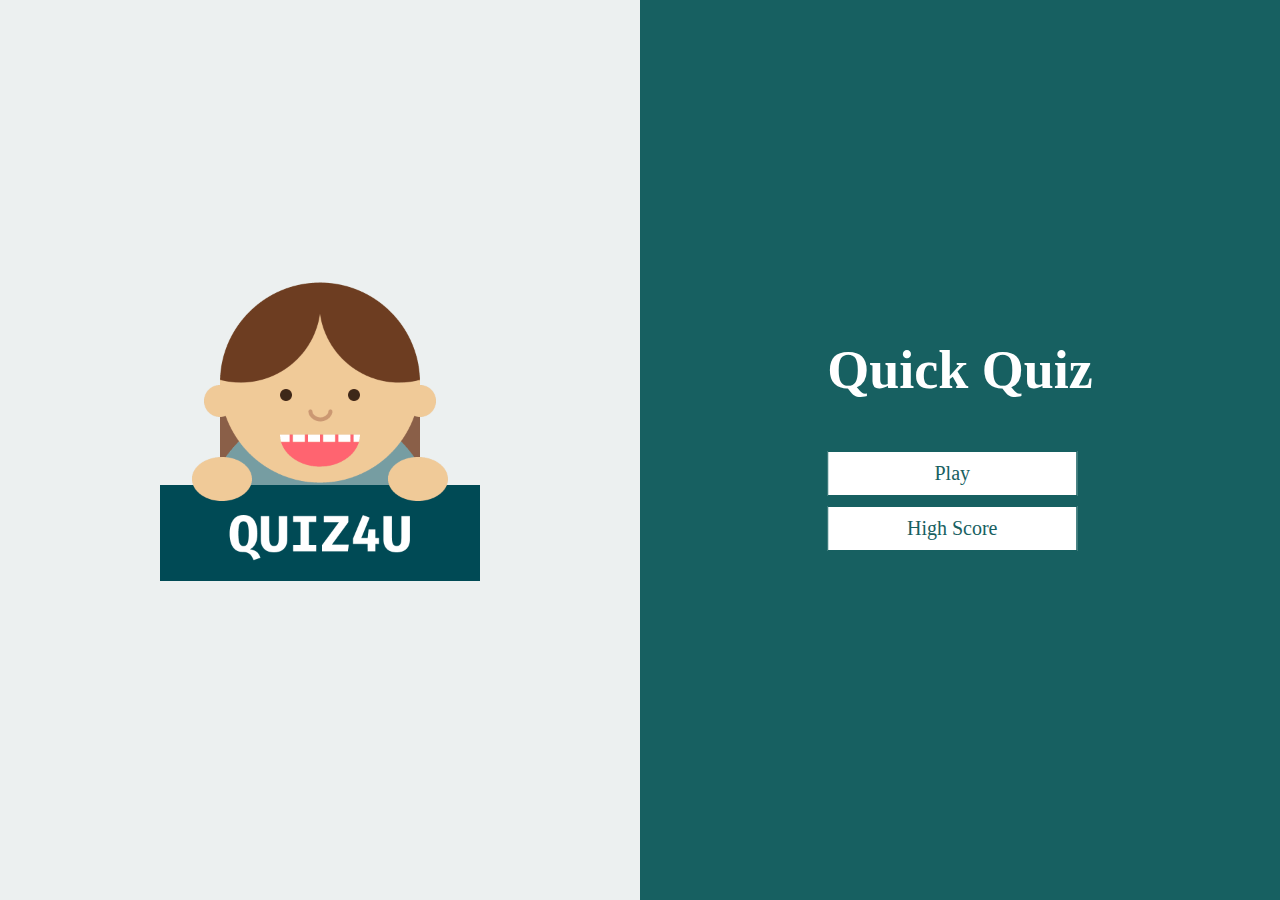
<file: index.html>
<!DOCTYPE html>
<html lang="en">
<head>
    <meta charset="UTF-8">
    <meta http-equiv="X-UA-Compatible" content="IE=edge">
    <meta name="viewport" content="width=device-width, initial-scale=1.0">
    <title>Quick Quiz</title>
    <link rel="stylesheet" href="app.css">
</head>
<body>
    <div class="container">
        <div id="home" class="flex-center flex-column">
            <div class="split left">
                <div class="centered">
                  <img src="logo_transparent.png" alt="A logo" width=400>
                </div>
            </div>
            <div class="split right">
                <div class="centered">
                    <h1>Quick Quiz</h1>
                    <a class="btn" href="/game.html">Play</a>
                    <a class="btn" href="/highscore.html">High Score</a> 
                  
                </div>
            </div>
            
        </div>
    </div>
    
    
      


</body>
</html>
</file>
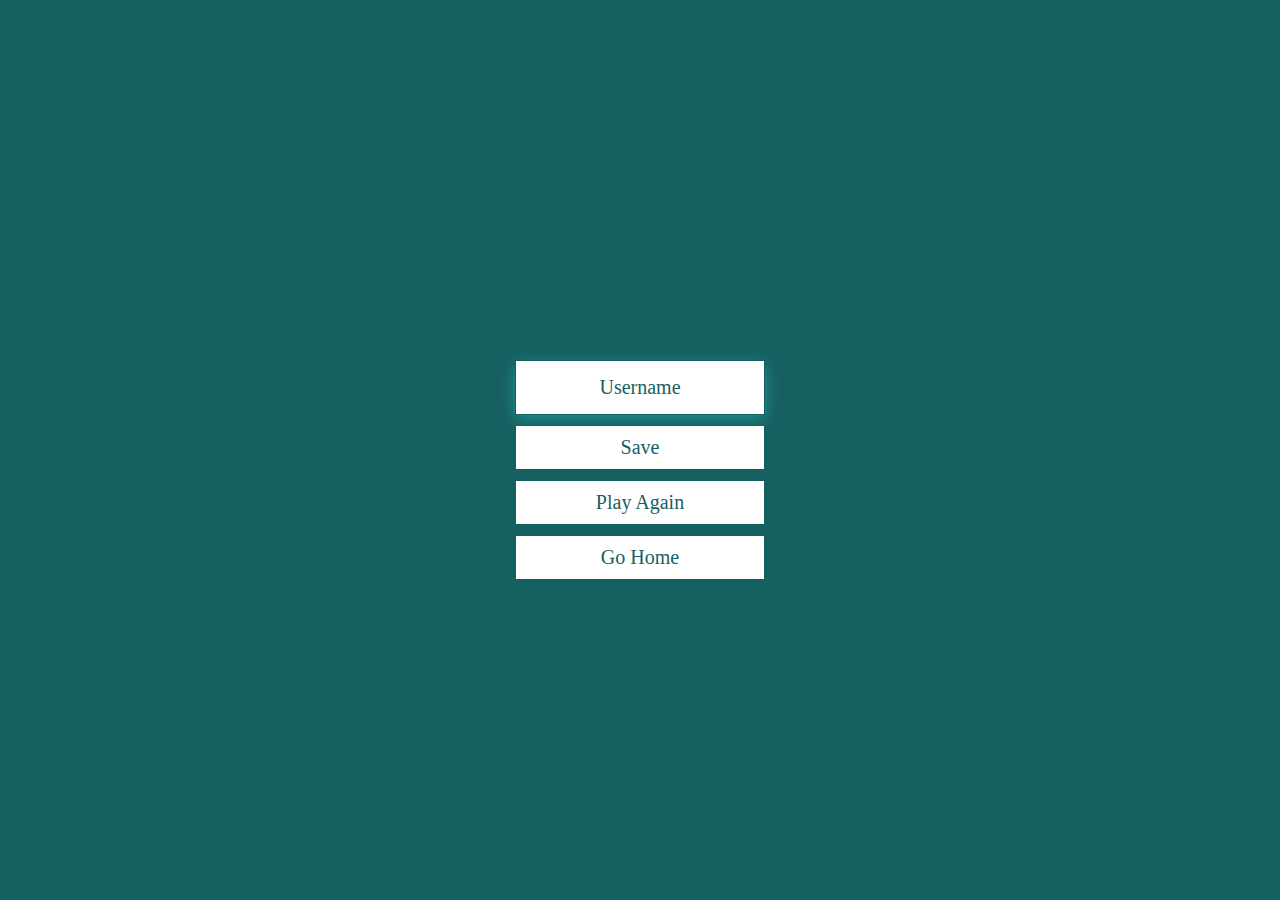
<file: end.html>
<!DOCTYPE html>
<html lang="en">
  <head>
    <meta charset="UTF-8" />
    <meta name="viewport" content="width=device-width, initial-scale=1.0" />
    <meta http-equiv="X-UA-Compatible" content="ie=edge" />
    <title>Congrats!</title>
    <link rel="stylesheet" href="app.css" />
  </head>
  <body style="background-color: rgb(23, 96, 97)">
    <div class="container">
      <div id="end" class="flex-center flex-column">
        <h1 id="finalScore" tex ></h1>
        <form>
          <input
            type="text"
            name="username"
            id="username"
            placeholder="Username"
          />
          <button
            type="submit"
            class="btn"
            id="saveScoreBtn"
            onclick="saveHighScore(event)"
            
          >
            Save
          </button>
        </form>
        <a class="btn" href="/game.html">Play Again</a>
        <a class="btn" href="/">Go Home</a>
      </div>
    </div>
    <script src="end.js"></script>
  </body>
</html>
</file>
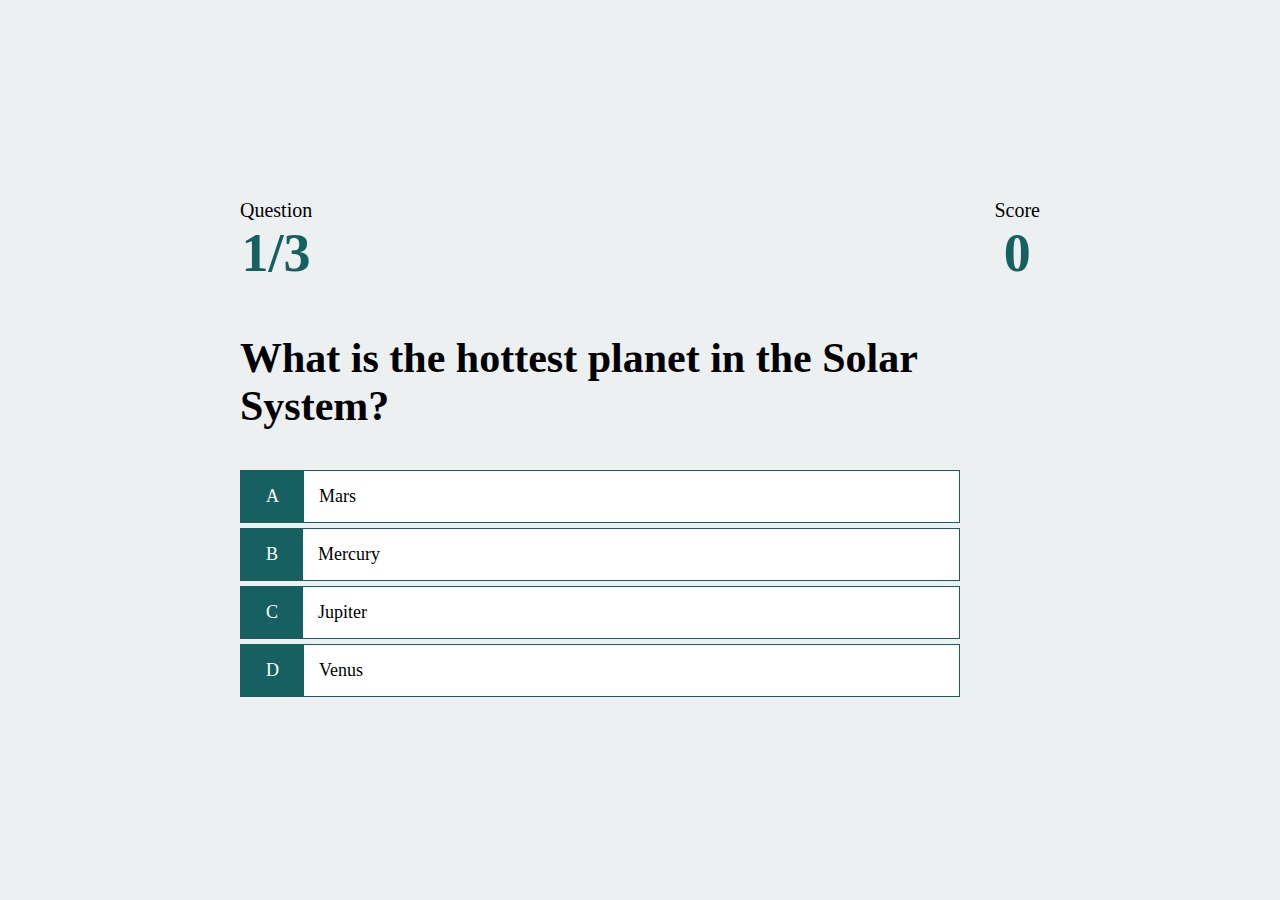
<file: game.html>
<!DOCTYPE html>
<html lang="en">
<head>
    <meta charset="UTF-8">
    <meta http-equiv="X-UA-Compatible" content="IE=edge">
    <meta name="viewport" content="width=device-width, initial-scale=1.0">
    <title>Quick Quiz-Play</title>
    <link rel="stylesheet" href="app.css" />
    <link rel="stylesheet" href="game.css" />
</head>
<body>
    <div class="container">
        <div id="game" class="justify-center flex-column">
            <div id="hud">
                <div id="hud-item">
                    <p class="hud-prefix">
                        Question
                    </p>
                    <h1 class="hud-main-text" id="questionCounter">
                    </h1>
                </div>
                <div id="hud-item">
                        <p class="hud-prefix">
                            Score
                        </p>
                        <h1 class="hud-main-text" id="score">
                            0
                        </h1>
                    </div>
            </div>
            <h2 id="question"> What is the answer to the following question?</h2>
            <div class="choice-container">
                <p class="choice-prefix">A</p>
                <p class="choice-text" data-number="1"> Choice 1</p>
            </div>
            <div class="choice-container">
                <p class="choice-prefix">B</p>
                <p class="choice-text" data-number="2"> Choice 2</p>
            </div>
            <div class="choice-container">
                <p class="choice-prefix">C</p>
                <p class="choice-text" data-number="3"> Choice 3</p>
            </div>
            <div class="choice-container">
                <p class="choice-prefix">D</p>
                <p class="choice-text" data-number="4"> Choice 4</p>
            </div>
        
        </div>

    </div>
    <script src="game.js"></script>
</body>
</html>
</file>
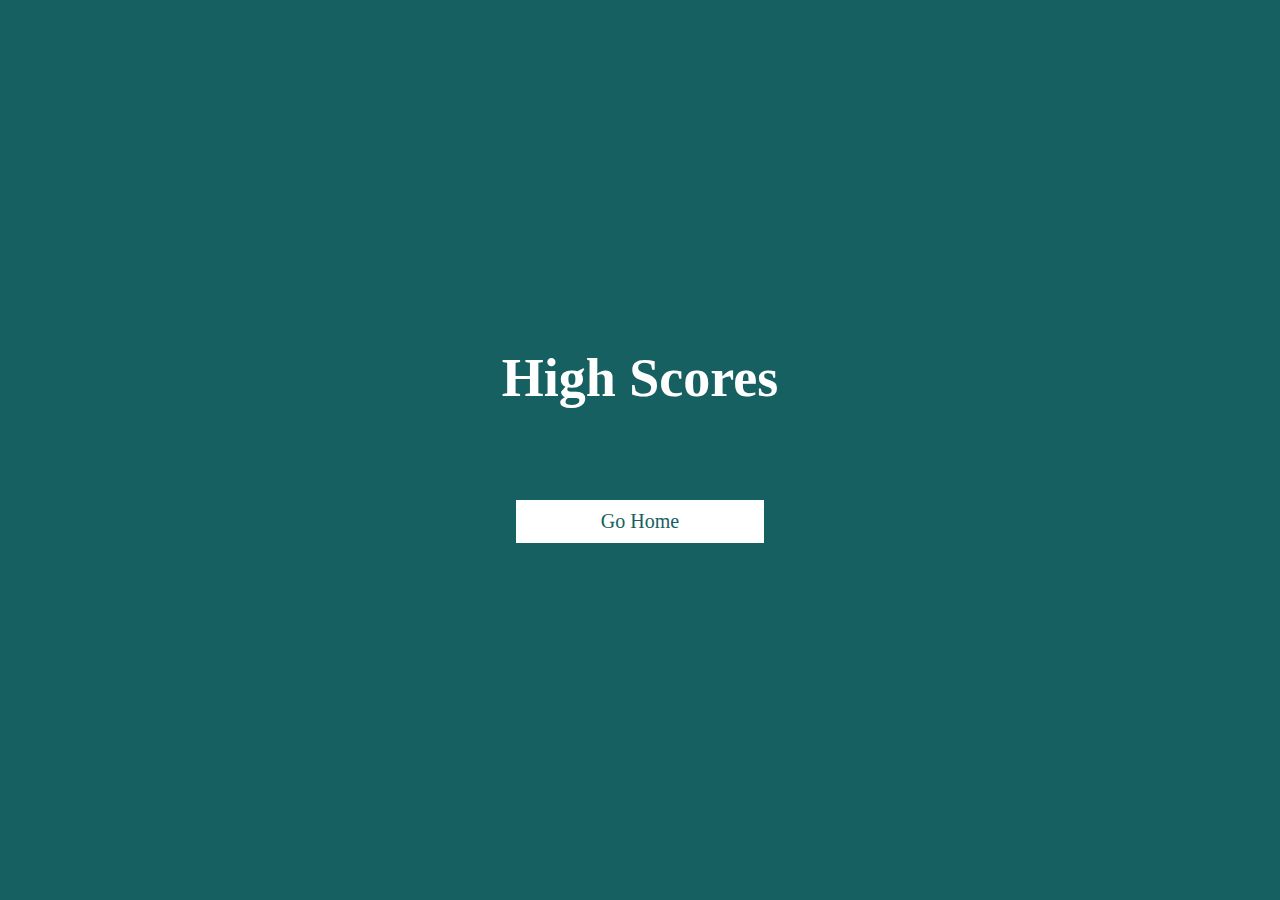
<file: highscore.html>
<!DOCTYPE html>
<html lang="en">
  <head>
    <meta charset="UTF-8" />
    <meta name="viewport" content="width=device-width, initial-scale=1.0" />
    <meta http-equiv="X-UA-Compatible" content="ie=edge" />
    <title>High Scores</title>
    <link rel="stylesheet" href="app.css" />
    <link rel="stylesheet" href="highscores.css" />
  </head>
  <body style="background-color: rgb(23, 96, 97)">
    <div class="container">
      <div id="highScores" class="flex-center flex-column">
        <h1 id="finalScore" >High Scores</h1>
        <ul id="highScoresList"></ul>
        <a class="btn" href="/">Go Home</a>
      </div>
    </div>
    <script src="highscores.js"></script>
  </body>
</html>
</file>
<file: app.css>
:root {
    background-color: rgb(236, 240, 240);
    font-size: 62.5%;

}

*{
    box-sizing: border-box;
    font-family: 'Times New Roman', Times, serif;
    margin:0;
    padding: 0;
    color:black ;
}

h1,
h2,
h3,
h4 {
    margin-bottom: 1rem;
}
h1 {
    font-size: 5.4rem;
    color:white;
    margin-bottom: 5rem;
}
h1 > span {
    font-size: 2.4rem;
    font-weight: 500;

}

h2 {
    font-size: 4.2rem;
    margin-bottom: 4rem;
    font-weight: 700;

}

h3 {
    font-size: 2.8rem;
    font-weight: 500;
}

.container {
    width:100vw;
    height: 100vh;
    display: flex;
    justify-content: center;
    align-items: center;
    max-width: 80rem;
    margin: 0 auto;

}
.container > *{
    width: 100%;

}
.flex-column {
    display: flex;
    flex-direction: column;

}

.flex-center {
    justify-content: center;
    align-items: center;
}

.justify-center {
    justify-content: center;

}

.text-center {
    text-align: center;
}

.hidden {
    display: none;
}

/*buttons*/

.btn {
    font-size: 2rem;
    padding: 1rem 0;
    width:25rem;
    text-align: center;
    border: 0.1rem solid rgb(23, 96, 97);
    margin-bottom: 1rem;
    text-decoration: none;
    color: rgb(23, 96, 97) ;
    background-color: white;
    display: block;
    
}

.btn:hover {
    cursor: pointer;
    box-shadow: 0 0.4rem 1.4rem 0 rgb(35, 144, 146);
    transform: translateY(-0.1rem);
    transition: transform 150ms;


}
.btn[disabled]:hover {
    cursor: not not-allowed;
    box-shadow: none;
    transform: none;
}
/* Split the screen in half */
.split {
    height: 100%;
    width: 50%;
    position: fixed;
    z-index: 1;
    top: 0;
    overflow-x: hidden;
    padding-top: 20px;
  }
  
  /* Control the left side */
  .left {
    left: 0;
    background-color: rgb(236, 240, 240);
  }
  
  /* Control the right side */
  .right {
    right: 0;
    background-color:rgb(23, 96, 97);
  }
  /* If you want the content centered horizontally and vertically */
.centered {
    position: absolute;
    top: 50%;
    left: 50%;
    transform: translate(-50%, -50%);
    text-align: center;
    
  }
  
  /*end form button */

  form {
      width: 100%;
      display: flex;
      flex-direction: column;
      align-items: center;

  }
  input {
      margin-bottom: 1rem;
      width: 25rem;
      padding: 1.5rem;
      font-size: 2rem;
      border:0.1rem solid rgb(23, 96, 97);
      box-shadow: 0 0.4rem 1.4rem 0 rgb(35, 144, 146);
  }
  input::placeholder{
      color: rgb(23, 96, 97);
      text-align: center;
  }
</file>
<file: game.css>
.choice-container {
    display:flex;
    margin-bottom: 0.5rem;
    width: 90%;
    font-size: 1.8rem;
    border: 0.1rem solid rgb(23, 96, 97);
    background-color: white;
}


.choice-container:hover {
    cursor: pointer;
    box-shadow: 0 0.4rem 1.4rem 0 rgb(35, 144, 146) ;
    transform: translateY(-0.1rem);
    transition: transform 150ms;

}

.choice-prefix {
    padding: 1.5rem 2.5rem;
    background-color: rgb(23, 96, 97);
    color: white;
}

.choice-text {
    padding: 1.5rem;
    width: 100%;

}
.correct {
    background-color:#28a745;
    
}

.incorrect {
    background-color:  #dc3545;
}

#hud {
    display: flex;
    justify-content: space-between;
}
  
.hud-prefix {
    text-align: center;
    font-size: 2rem;
}
.hud-main-text {
    text-align: center;
    color: rgb(23, 96, 97) ;
}
</file>
<file: highscores.css>
#highScoresList {
    list-style: none;
    padding-left: 0;
    margin-bottom: 4rem;
    
  }
  
  .high-score {
    font-size: 2rem;
    margin-bottom: 0.5rem;
    
    
  }
  
  .high-score:hover {
    transform: scale(1.025);
    box-shadow: 0 0.4rem 1.4rem 0 rgb(35, 144, 146);
  }
</file>
